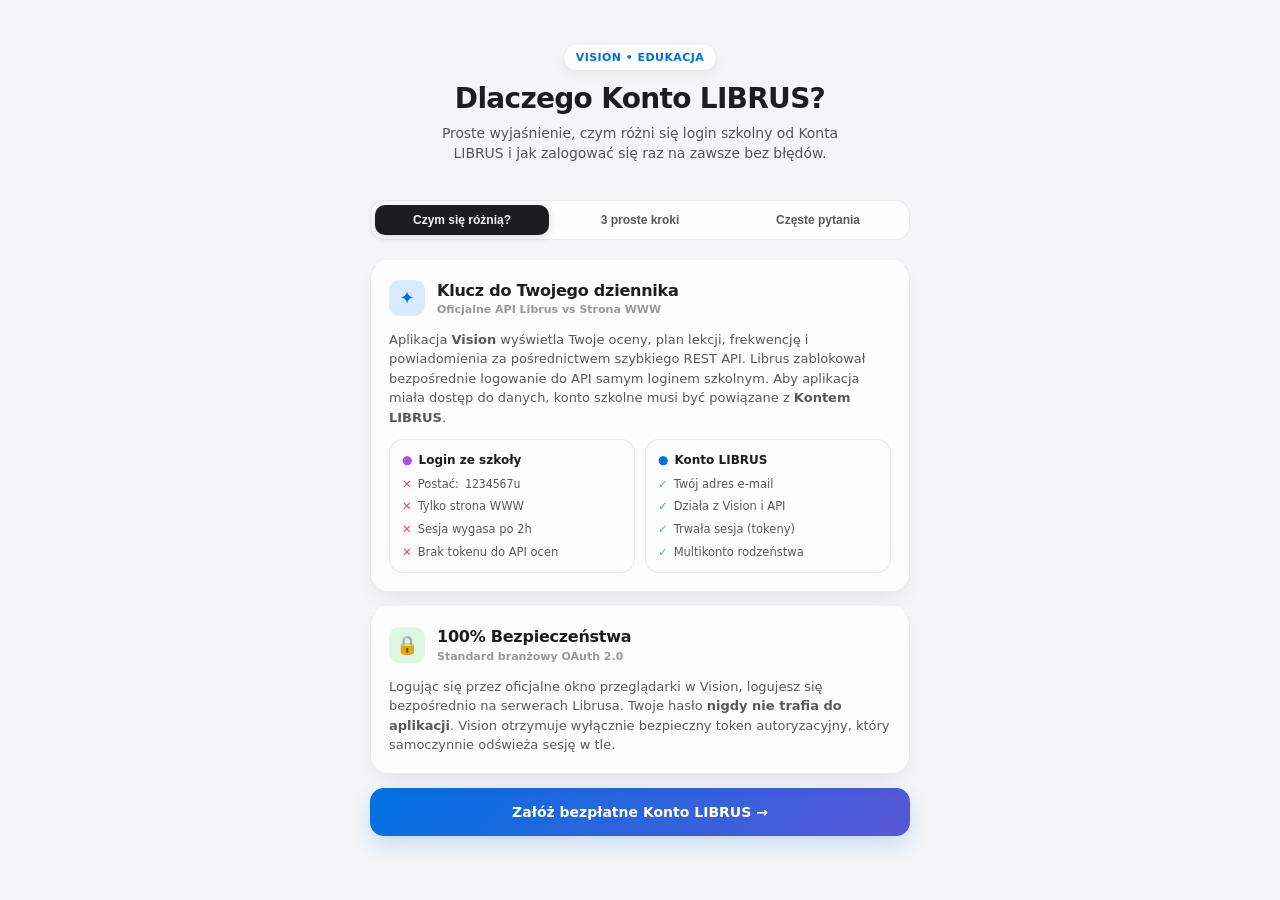
<file: web/librus-guide.html>
<!DOCTYPE html>
<html lang="pl">
<head>
  <meta charset="utf-8">
  <meta name="viewport" content="width=device-width, initial-scale=1.0, maximum-scale=1.0, user-scalable=no">
  <title>Dlaczego Konto LIBRUS? — Przewodnik Vision</title>
  <style>
    :root {
      --bg: #090a0f;
      --card-bg: rgba(255, 255, 255, 0.05);
      --card-border: rgba(255, 255, 255, 0.1);
      --card-border-top: rgba(255, 255, 255, 0.25);
      --text-primary: #ffffff;
      --text-secondary: rgba(255, 255, 255, 0.7);
      --text-tertiary: rgba(255, 255, 255, 0.45);
      --accent: #0a84ff;
      --accent-gradient: linear-gradient(135deg, #0a84ff 0%, #5e5ce6 100%);
      --accent-glow: rgba(10, 132, 255, 0.35);
      --purple: #bf5af2;
      --green: #30d158;
      --gold: #ffd60a;
      --glass-blur: blur(28px) saturate(190%);
    }

    @media (prefers-color-scheme: light) {
      :root {
        --bg: #f5f5f7;
        --card-bg: rgba(255, 255, 255, 0.75);
        --card-border: rgba(0, 0, 0, 0.08);
        --card-border-top: rgba(255, 255, 255, 0.85);
        --text-primary: #1d1d1f;
        --text-secondary: rgba(0, 0, 0, 0.65);
        --text-tertiary: rgba(0, 0, 0, 0.4);
        --accent: #0071e3;
        --accent-gradient: linear-gradient(135deg, #0071e3 0%, #5856d6 100%);
        --accent-glow: rgba(0, 113, 227, 0.2);
        --purple: #af52de;
        --green: #34c759;
        --gold: #ffcc00;
        --glass-blur: blur(24px) saturate(180%);
      }
    }

    * {
      box-sizing: border-box;
      margin: 0;
      padding: 0;
      -webkit-tap-highlight-color: transparent;
    }

    body {
      font-family: -apple-system, BlinkMacSystemFont, "SF Pro Text", "SF Pro Display", system-ui, sans-serif;
      background-color: var(--bg);
      color: var(--text-primary);
      line-height: 1.45;
      padding: 20px 16px 40px;
      -webkit-font-smoothing: antialiased;
      overflow-x: hidden;
    }

    .container {
      max-width: 540px;
      margin: 0 auto;
    }

    /* Header & Hero */
    .hero {
      text-align: center;
      padding: 24px 8px 20px;
    }

    .pill-badge {
      display: inline-flex;
      align-items: center;
      gap: 6px;
      padding: 4px 12px;
      border-radius: 999px;
      background: var(--card-bg);
      backdrop-filter: var(--glass-blur);
      -webkit-backdrop-filter: var(--glass-blur);
      border: 1px solid var(--card-border);
      border-top: 1px solid var(--card-border-top);
      font-size: 11px;
      font-weight: 600;
      letter-spacing: 0.04em;
      text-transform: uppercase;
      color: var(--accent);
      margin-bottom: 12px;
      box-shadow: 0 4px 12px rgba(0,0,0,0.05);
    }

    .hero-title {
      font-size: 28px;
      font-weight: 800;
      letter-spacing: -0.025em;
      line-height: 1.15;
      margin-bottom: 8px;
    }

    .hero-subtitle {
      font-size: 14px;
      color: var(--text-secondary);
      max-width: 440px;
      margin: 0 auto;
      letter-spacing: -0.005em;
    }

    /* Segmented Control / Tabs */
    .tabs-wrapper {
      margin: 16px 0 20px;
      background: var(--card-bg);
      backdrop-filter: var(--glass-blur);
      -webkit-backdrop-filter: var(--glass-blur);
      border: 1px solid var(--card-border);
      border-radius: 14px;
      padding: 4px;
      display: flex;
      gap: 4px;
    }

    .tab-btn {
      flex: 1;
      padding: 8px 10px;
      font-size: 12px;
      font-weight: 600;
      border-radius: 10px;
      border: none;
      background: transparent;
      color: var(--text-secondary);
      cursor: pointer;
      transition: all 0.2s cubic-bezier(0.16, 1, 0.3, 1);
    }

    .tab-btn.active {
      background: var(--text-primary);
      color: var(--bg);
      box-shadow: 0 2px 8px rgba(0,0,0,0.15);
    }

    .tab-btn:active {
      transform: scale(0.97);
    }

    /* Panels */
    .tab-panel {
      display: none;
      animation: fadeIn 0.25s cubic-bezier(0.16, 1, 0.3, 1);
    }

    .tab-panel.active {
      display: block;
    }

    @keyframes fadeIn {
      from { opacity: 0; transform: translateY(6px); }
      to { opacity: 1; transform: translateY(0); }
    }

    /* Cards */
    .glass-card {
      background: var(--card-bg);
      backdrop-filter: var(--glass-blur);
      -webkit-backdrop-filter: var(--glass-blur);
      border: 1px solid var(--card-border);
      border-top: 1px solid var(--card-border-top);
      border-radius: 18px;
      padding: 18px;
      margin-bottom: 14px;
      box-shadow: 0 10px 24px -10px rgba(0,0,0,0.12);
      transition: transform 0.15s ease-out;
    }

    .glass-card:active {
      transform: scale(0.99);
    }

    .card-header {
      display: flex;
      align-items: center;
      gap: 12px;
      margin-bottom: 12px;
    }

    .card-icon {
      width: 36px;
      height: 36px;
      border-radius: 10px;
      display: flex;
      align-items: center;
      justify-content: center;
      font-size: 18px;
      flex-shrink: 0;
    }

    .icon-blue { background: rgba(10, 132, 255, 0.15); color: var(--accent); }
    .icon-purple { background: rgba(191, 90, 242, 0.15); color: var(--purple); }
    .icon-green { background: rgba(48, 209, 88, 0.15); color: var(--green); }

    .card-title {
      font-size: 16px;
      font-weight: 700;
      letter-spacing: -0.015em;
    }

    .card-tag {
      font-size: 11px;
      font-weight: 600;
      color: var(--text-tertiary);
    }

    .card-text {
      font-size: 13px;
      color: var(--text-secondary);
      line-height: 1.5;
    }

    /* Comparison Grid */
    .compare-grid {
      display: grid;
      grid-template-columns: 1fr 1fr;
      gap: 10px;
      margin-top: 12px;
    }

    .compare-col {
      background: rgba(255, 255, 255, 0.03);
      border: 1px solid var(--card-border);
      border-radius: 14px;
      padding: 12px;
    }

    .compare-title {
      font-size: 12px;
      font-weight: 700;
      margin-bottom: 6px;
      display: flex;
      align-items: center;
      gap: 6px;
    }

    .compare-list {
      list-style: none;
      font-size: 11.5px;
      color: var(--text-secondary);
      display: flex;
      flex-direction: column;
      gap: 6px;
    }

    .compare-list li {
      display: flex;
      align-items: flex-start;
      gap: 6px;
    }

    .badge-cross { color: #ff453a; font-weight: bold; }
    .badge-check { color: var(--green); font-weight: bold; }

    /* Steps */
    .step-item {
      display: flex;
      gap: 14px;
      margin-bottom: 18px;
      position: relative;
    }

    .step-item:not(:last-child)::after {
      content: "";
      position: absolute;
      left: 17px;
      top: 36px;
      bottom: -10px;
      width: 2px;
      background: var(--card-border);
    }

    .step-number {
      width: 36px;
      height: 36px;
      border-radius: 50%;
      background: var(--accent-gradient);
      color: #fff;
      font-size: 14px;
      font-weight: 800;
      display: flex;
      align-items: center;
      justify-content: center;
      flex-shrink: 0;
      box-shadow: 0 4px 12px var(--accent-glow);
    }

    .step-content {
      flex: 1;
      padding-top: 2px;
    }

    .step-title {
      font-size: 15px;
      font-weight: 700;
      margin-bottom: 4px;
      letter-spacing: -0.01em;
    }

    .step-desc {
      font-size: 13px;
      color: var(--text-secondary);
      line-height: 1.45;
    }

    .step-tip {
      margin-top: 8px;
      display: inline-flex;
      align-items: center;
      gap: 6px;
      padding: 4px 10px;
      border-radius: 8px;
      background: rgba(10, 132, 255, 0.1);
      font-size: 11px;
      font-weight: 600;
      color: var(--accent);
    }

    /* Primary Apple-style Button */
    .btn-action {
      display: flex;
      align-items: center;
      justify-content: center;
      gap: 8px;
      width: 100%;
      padding: 14px;
      background: var(--accent-gradient);
      color: #fff;
      font-size: 14px;
      font-weight: 700;
      border: none;
      border-radius: 14px;
      text-decoration: none;
      cursor: pointer;
      box-shadow: 0 8px 20px var(--accent-glow);
      transition: transform 0.1s ease-out;
      margin-top: 14px;
    }

    .btn-action:active {
      transform: scale(0.97);
    }

    /* FAQ */
    .faq-item {
      border-bottom: 1px solid var(--card-border);
      padding: 12px 0;
    }

    .faq-item:last-child {
      border-bottom: none;
    }

    .faq-q {
      font-size: 13.5px;
      font-weight: 700;
      margin-bottom: 4px;
    }

    .faq-a {
      font-size: 12.5px;
      color: var(--text-secondary);
      line-height: 1.45;
    }
  </style>
</head>
<body>

  <div class="container">
    <div class="hero">
      <div class="pill-badge">Vision &bull; Edukacja</div>
      <h1 class="hero-title">Dlaczego Konto LIBRUS?</h1>
      <p class="hero-subtitle">Proste wyjaśnienie, czym różni się login szkolny od Konta LIBRUS i jak zalogować się raz na zawsze bez błędów.</p>
    </div>

    <!-- Tabs -->
    <div class="tabs-wrapper">
      <button class="tab-btn active" onclick="switchTab(0)">Czym się różnią?</button>
      <button class="tab-btn" onclick="switchTab(1)">3 proste kroki</button>
      <button class="tab-btn" onclick="switchTab(2)">Częste pytania</button>
    </div>

    <!-- TAB 1: Porównanie -->
    <div class="tab-panel active" id="panel-0">
      <div class="glass-card">
        <div class="card-header">
          <div class="card-icon icon-blue">✦</div>
          <div>
            <div class="card-title">Klucz do Twojego dziennika</div>
            <div class="card-tag">Oficjalne API Librus vs Strona WWW</div>
          </div>
        </div>
        <p class="card-text">
          Aplikacja <strong>Vision</strong> wyświetla Twoje oceny, plan lekcji, frekwencję i powiadomienia za pośrednictwem szybkiego REST API. 
          Librus zablokował bezpośrednie logowanie do API samym loginem szkolnym. Aby aplikacja miała dostęp do danych, konto szkolne musi być powiązane z <strong>Kontem LIBRUS</strong>.
        </p>

        <div class="compare-grid">
          <div class="compare-col">
            <div class="compare-title"><span style="color:var(--purple);">●</span> Login ze szkoły</div>
            <ul class="compare-list">
              <li><span class="badge-cross">✕</span> Postać: <code>1234567u</code></li>
              <li><span class="badge-cross">✕</span> Tylko strona WWW</li>
              <li><span class="badge-cross">✕</span> Sesja wygasa po 2h</li>
              <li><span class="badge-cross">✕</span> Brak tokenu do API ocen</li>
            </ul>
          </div>

          <div class="compare-col">
            <div class="compare-title"><span style="color:var(--accent);">●</span> Konto LIBRUS</div>
            <ul class="compare-list">
              <li><span class="badge-check">✓</span> Twój adres e-mail</li>
              <li><span class="badge-check">✓</span> Działa z Vision i API</li>
              <li><span class="badge-check">✓</span> Trwała sesja (tokeny)</li>
              <li><span class="badge-check">✓</span> Multikonto rodzeństwa</li>
            </ul>
          </div>
        </div>
      </div>

      <div class="glass-card">
        <div class="card-header">
          <div class="card-icon icon-green">🔒</div>
          <div>
            <div class="card-title">100% Bezpieczeństwa</div>
            <div class="card-tag">Standard branżowy OAuth 2.0</div>
          </div>
        </div>
        <p class="card-text">
          Logując się przez oficjalne okno przeglądarki w Vision, logujesz się bezpośrednio na serwerach Librusa. Twoje hasło <strong>nigdy nie trafia do aplikacji</strong>. Vision otrzymuje wyłącznie bezpieczny token autoryzacyjny, który samoczynnie odświeża sesję w tle.
        </p>
      </div>

      <a class="btn-action" href="https://portal.librus.pl/rodzina/register" target="_blank">
        Załóż bezpłatne Konto LIBRUS &rarr;
      </a>
    </div>

    <!-- TAB 2: 3 Kroki -->
    <div class="tab-panel" id="panel-1">
      <div class="glass-card">
        <div class="step-item">
          <div class="step-number">1</div>
          <div class="step-content">
            <div class="step-title">Załóż bezpłatne Konto LIBRUS</div>
            <div class="step-desc">
              Wejdź na stronę <strong>portal.librus.pl</strong> i zarejestruj się, podając swój adres e-mail oraz dowolne hasło.
            </div>
            <div class="step-tip">Wystarczy zwykły adres e-mail</div>
          </div>
        </div>

        <div class="step-item">
          <div class="step-number">2</div>
          <div class="step-content">
            <div class="step-title">Powiąż konto ze szkoły (Synergia)</div>
            <div class="step-desc">
              Po zalogowaniu na portalu kliknij <strong>„Powiąż konto z systemem Synergia”</strong> i wpisz login ze szkoły (np. <code>1234567u</code>) oraz szkolne hasło z kartki.
            </div>
            <div class="step-tip">Robisz to tylko jeden jedyny raz!</div>
          </div>
        </div>

        <div class="step-item">
          <div class="step-number">3</div>
          <div class="step-content">
            <div class="step-title">Zaloguj się w Vision</div>
            <div class="step-desc">
              Wróć do Vision, wybierz <strong>„Zaloguj przez stronę WWW”</strong> i zaloguj się swoim mailem. Vision automatycznie pobierze oceny, plan lekcji i zapamięta sesję.
            </div>
            <div class="step-tip">Brak uciążliwych kodów Captcha</div>
          </div>
        </div>
      </div>

      <a class="btn-action" href="https://portal.librus.pl/rodzina" target="_blank">
        Otwórz Portal Librus &rarr;
      </a>
    </div>

    <!-- TAB 3: FAQ -->
    <div class="tab-panel" id="panel-2">
      <div class="glass-card">
        <div class="faq-item">
          <div class="faq-q">Czy Konto LIBRUS jest płatne?</div>
          <div class="faq-a">Nie! Założenie Konta LIBRUS i powiązanie konta ucznia jest w 100% darmowe. Płatne są tylko opcjonalne dodatki komercyjne w oficjalnej aplikacji, których Vision w ogóle nie wymaga.</div>
        </div>

        <div class="faq-item">
          <div class="faq-q">Co jeśli mam więcej niż jedno dziecko w szkole?</div>
          <div class="faq-a">To największa zaleta! Do jednego Konta LIBRUS (e-mail) możesz powiązać dowolną liczbę uczniów. Vision po jednym zalogowaniu wykryje wszystkie profile i pozwoli na wygodne przełączanie się między nimi.</div>
        </div>

        <div class="faq-item">
          <div class="faq-q">Dlaczego nie muszę ponownie podawać hasła?</div>
          <div class="faq-a">Vision wykorzystuje mechanizm <code>refresh_token</code> zgodny ze standardem OAuth 2.0. Aplikacja w tle periodycznie odświeża sesję, więc nie zostaniesz wylogowany po wygaśnięciu ciasteczek.</div>
        </div>
      </div>
    </div>
  </div>

  <script>
    function switchTab(index) {
      document.querySelectorAll('.tab-btn').forEach((btn, i) => {
        btn.classList.toggle('active', i === index);
      });
      document.querySelectorAll('.tab-panel').forEach((panel, i) => {
        panel.classList.toggle('active', i === index);
      });
    }
  </script>
</body>
</html>
</file>
